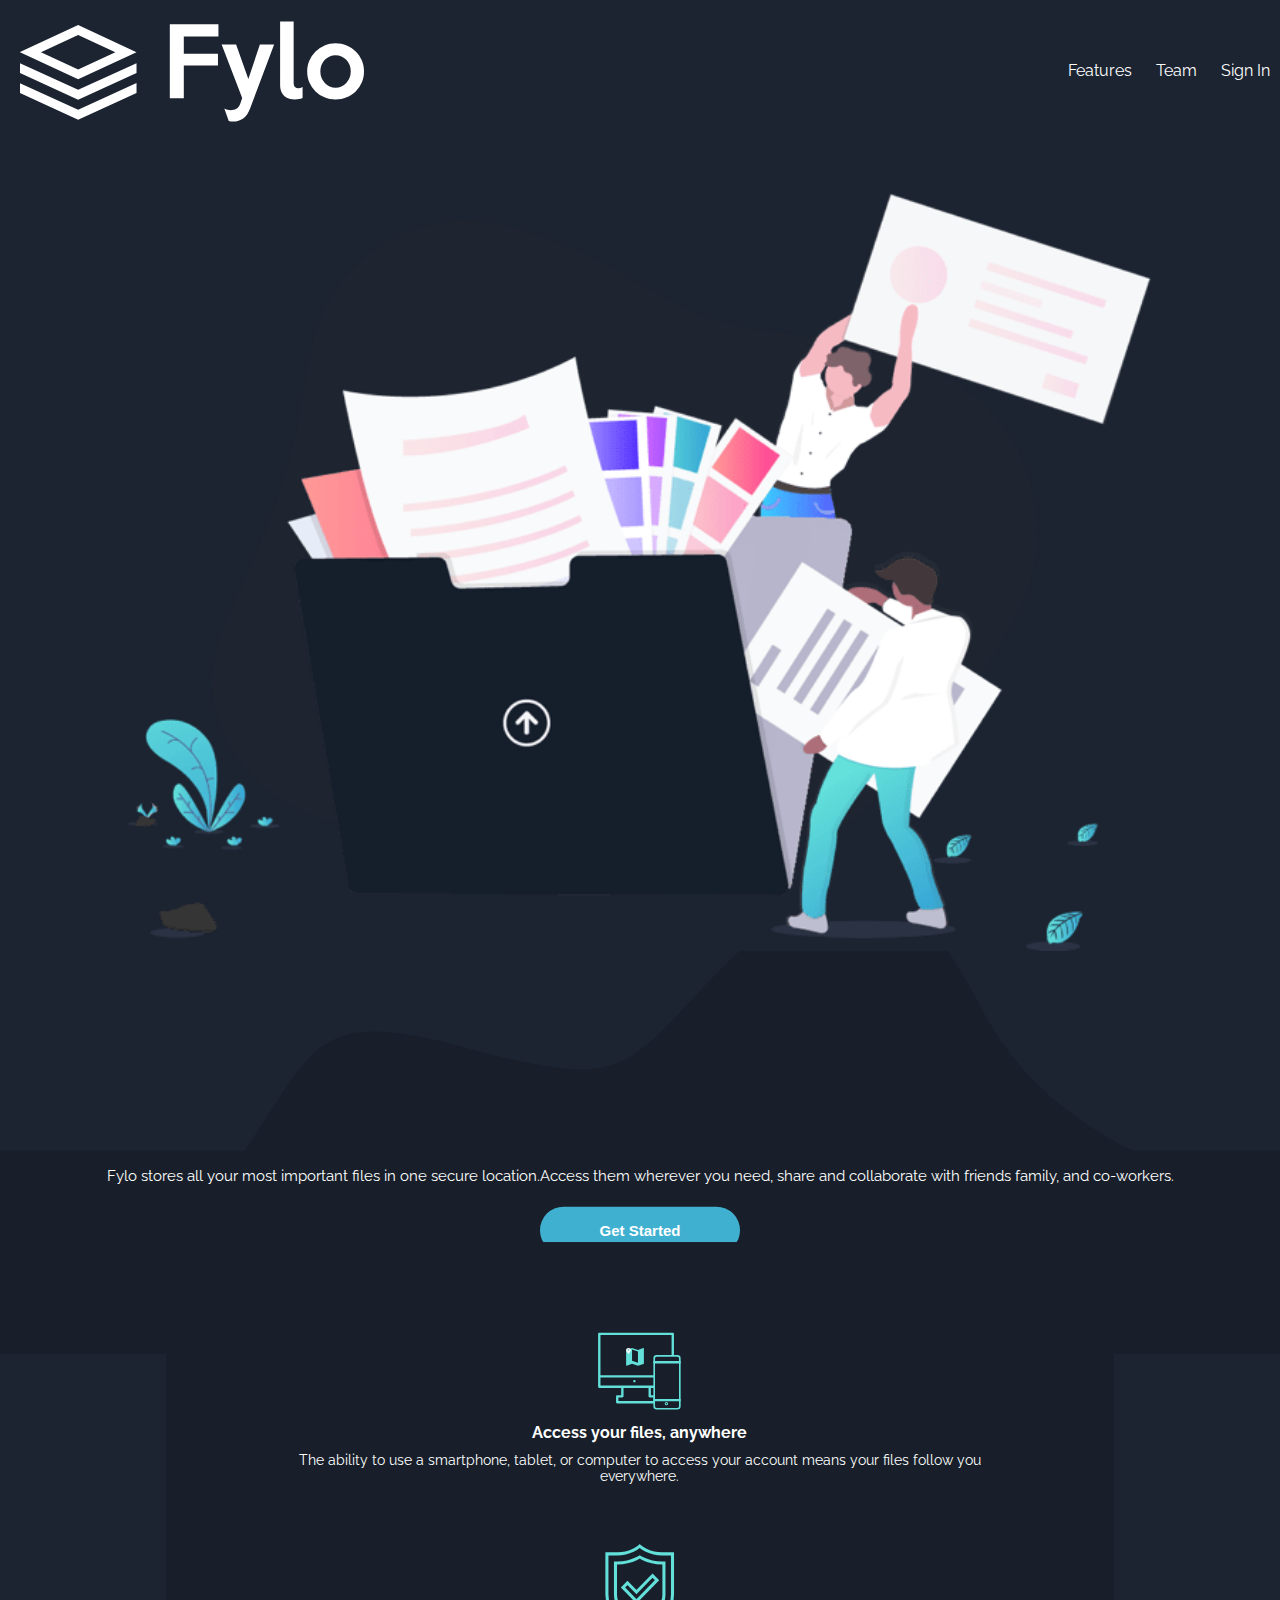
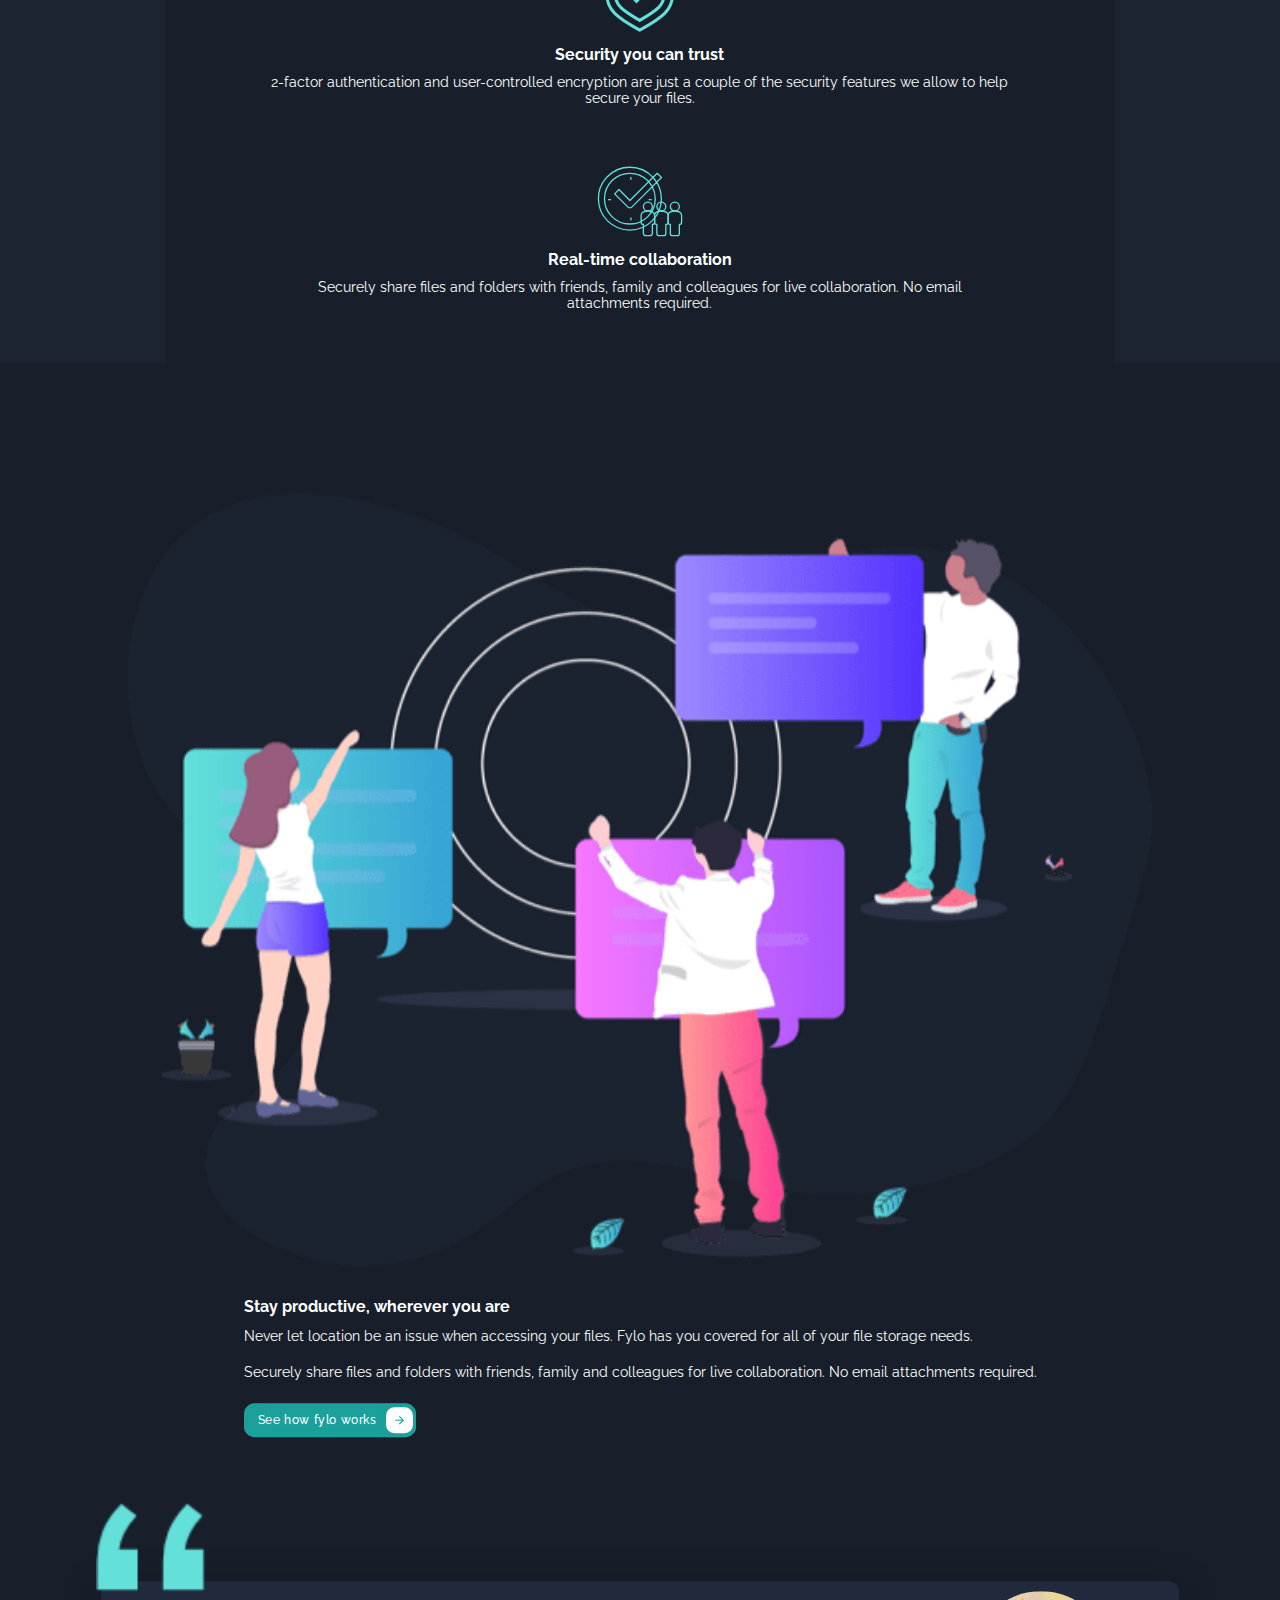
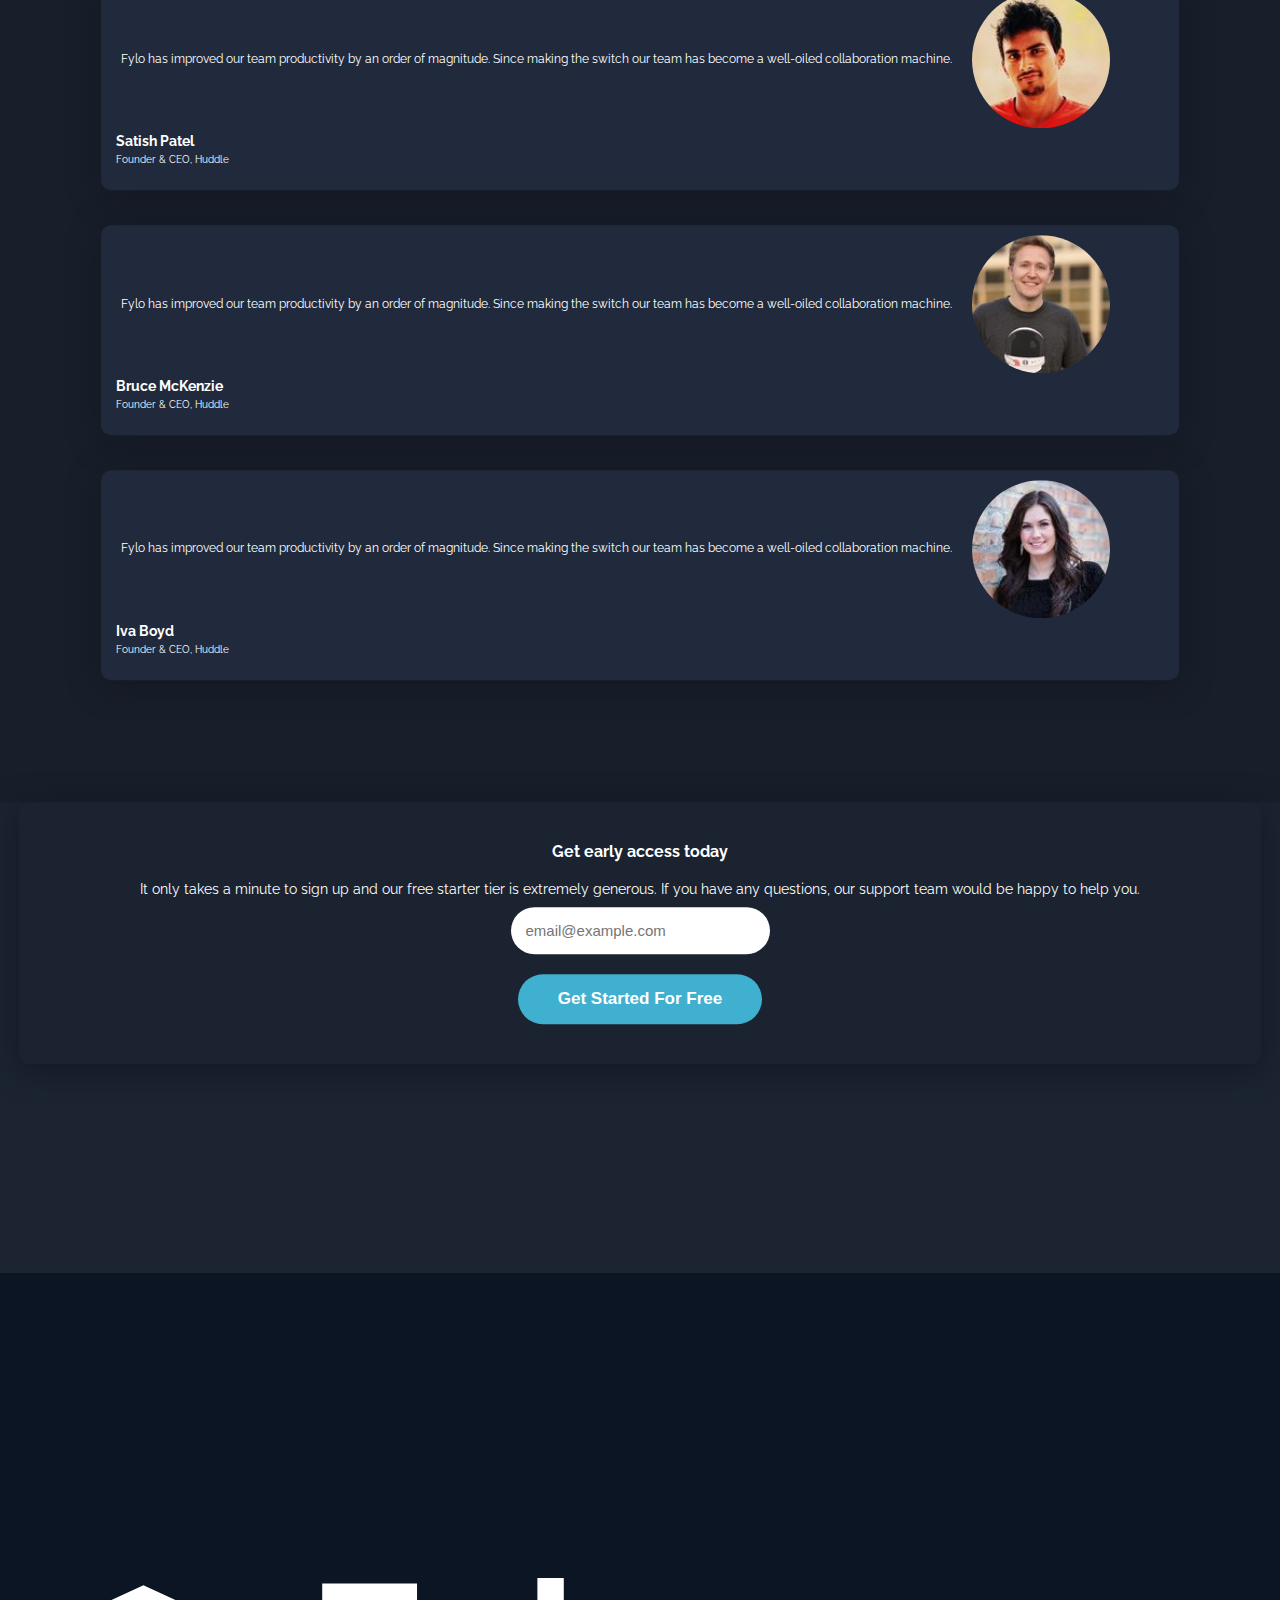
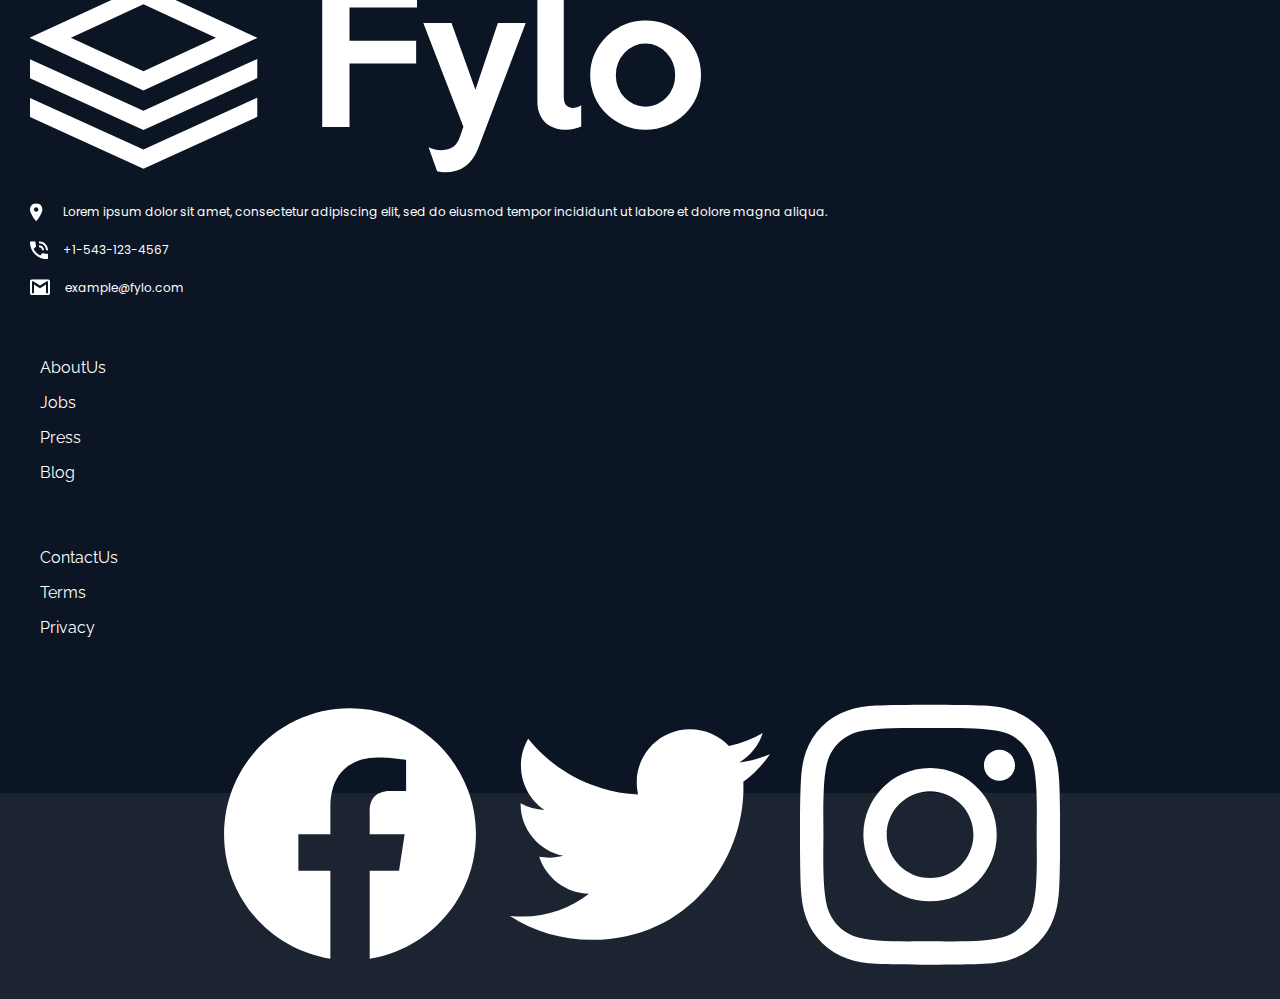
<file: Task 6/index.html>
<!DOCTYPE html>
<html lang="en">
  <head>
    <meta charset="UTF-8" />
    <meta http-equiv="X-UA-Compatible" content="IE=edge" />
    <meta name="viewport" content="width=device-width, initial-scale=1.0" />
    <link rel="stylesheet" href="style.css" />
    <title>Task 6</title>
  </head>
  <body>
    <header>
      <img id="header-logo" src="./images/logo.svg" alt="Fylo logo" />
      <nav>
        <ul class="nav-links">
          <li><a href="#">Features</a></li>
          <li><a href="#">Team</a></li>
          <li><a href="#">Sign In</a></li>
        </ul>
      </nav>
    </header>
    <div class="container-1">
      <img id="top-illustration" src="./images/illustration-intro.png" alt="intro"/>
      <div id="bg-cover">&nbsp;</div>
      <h1 id="top-title">All your files in one secure location, accessible, anywhere.</h1>
      <div id="top-description">
        Fylo stores all your most important files in one secure location.Access them wherever you need, share and collaborate with friends family, and co-workers.
        <button id="get-started-button-top">Get Started</button>
        </div>
        <div class="cards-container">
          <div class="card">
            <img id="card-icon-1" src="./images/icon-access-anywhere.svg" alt="Access Anywhere Icon"/>
            <h3 class="card-title" id="card-title-1">Access your files, anywhere</h3>
            <div class="card-description" id="card-description-1">The ability to use a smartphone, tablet, or computer to access your account means your files follow you everywhere.</div>
          </div>
          <div class="card">
            <img id="card-icon-2" src="./images/icon-security.svg" alt="Security Icon"/>
            <h3 class="card-title" id="card-title-2">Security you can trust</h3>
            <div class="card-description" id="card-description-2">2-factor authentication and user-controlled encryption are just a couple of the security features we allow to help secure your files.</div>
          </div>
          <div class="card">
            <img id="card-icon-3" src="./images/icon-collaboration.svg" alt="Collaboration Icon"/>
            <h3 class="card-title" id="card-title-3">Real-time collaboration</h3>
            <div class="card-description" id="card-description-3">Securely share files and folders with friends, family and colleagues for live collaboration. No email attachments required.</div>
          </div>
          <div class="card">
            <img id="card-icon-4" src="./images/icon-any-file.svg" alt="Any File Icon"/>
            <h3 class="card-title" id="card-title-4">Store any type of file</h3>
            <div class="card-description" id="card-description-4">Whether you're sharing holidays photos or work documents, Fylo has you covered allowing for all file types to be securely stored and shared.</div>
          </div>
        </div>
      </div>
      <div class="container-2">
        <img id="bottom-illustration" src="./images/illustration-stay-productive.png" alt="Illustration Stay Productive">
        <div class="bottom-text">
          <h3 id="bottom-title">Stay productive, wherever you are</h3>
          <div id="bottom-description-1">Never let location be an issue when accessing
            your files. Fylo has you covered for all of your file
            storage needs.
            <div id="bottom-description-2">Securely share files and folders with friends,
              family and colleagues for live collaboration. No
              email attachments required.</div>
            </div>
            <button class="cssbuttons-io-button"> See how fylo works
              <div class="icon">
                <svg xmlns="http://www.w3.org/2000/svg" viewBox="0 0 24 24" width="24" height="24"><path fill="none" d="M0 0h24v24H0z"></path><path fill="currentColor" d="M16.172 11l-5.364-5.364 1.414-1.414L20 12l-7.778 7.778-1.414-1.414L16.172 13H4v-2z"></path></svg>
              </div>
            </button>
          </div>
          <div class="testimonials-container">
            <img id="bg-quotes" src="./images/bg-quotes.png" alt="bg-quotes">
            <div class="testimonials-card">
              <div class="testimonials-text">Fylo has improved our team productivity by an order of magnitude. Since making the switch our team has become a well-oiled collaboration machine.
              </div>
              <img id="testimonials-picture" src="./images/profile-1.jpg" alt="">
              <div class="testimonials-info">
                <div id="testimonials-name">Satish Patel</div>
                <div id="testimonials-title">Founder & CEO, Huddle</div>
              </div>
            </div>
            <div  class="testimonials-card">
              <div class="testimonials-text">Fylo has improved our team productivity by an order of magnitude. Since making the switch our team has become a well-oiled collaboration machine.</div>
              <img id="testimonials-picture" src="./images/profile-2.jpg" alt="">
              <div class="testimonials-info">
                <div id="testimonials-name">Bruce McKenzie</div>
                <div id="testimonials-title">Founder & CEO, Huddle</div>
              </div>
            </div>
            <div class="testimonials-card">
              <div class="testimonials-text">Fylo has improved our team productivity by an order of magnitude. Since making the switch our team has become a well-oiled collaboration machine.</div>
              <img id="testimonials-picture" src="./images/profile-3.jpg" alt="">
              <div class="testimonials-info">
                <div id="testimonials-name">Iva Boyd</div>
                <div id="testimonials-title">Founder & CEO, Huddle</div>
              </div>
            </div>
          </div>
        <div class="get-acc-box">
          <h3 id="get-acc-title">Get early access today</h3>
          <div id="get-acc-description">It only takes a minute to sign up and our
            free starter tier is extremely generous. If
            you have any questions, our support team
            would be happy to help you.</div>
            <div class="email-registry">
              <input id="email-input" type="email" placeholder="email@example.com">
            </div>
            <button id="get-started-button-bottom">Get Started For Free</button>
          </div>
      </div>
      <div class="footer">
        <div class="footer-content">
           <div class="contact">
              <img id="footer-logo" src="./images/logo.svg" alt="Fylo logo" />
               <div class="location">
                <div id="location-icon"><img id="location-icon" src="./images/icon-location.svg" alt="location"></div>
                <div id="location-text">Lorem ipsum dolor sit amet, consectetur adipiscing elit, sed do eiusmod tempor incididunt ut labore et dolore magna aliqua.</div>
              </div>
               <div class="phone">
                <div id="phone-icon"><img id="location-icon" src="./images/icon-phone.svg" alt="phone-icon"></div>
                <div id="phone-text">+1-543-123-4567</div>
              </div>
               <div class="email">
                <div id="email-icon"><img id="location-icon" src="./images/icon-email.svg" alt="email-icon"></div>
                <div id="email-text">example@fylo.com</div>
              </div>
            </div>
          <nav>
            <ul class="bottom-nav-links">
                <li><a href="#">AboutUs</a></li>
                <li><a href="#">Jobs</a></li>
                <li><a href="#">Press</a></li>
                <li><a href="#">Blog</a></li>
            </ul>
          </nav>
          <nav>
            <ul class="bottom-nav-links">
                <li><a href="#">ContactUs</a></li>
                <li><a href="#">Terms</a></li>
                <li><a href="#">Privacy</a></li>
            </ul>
          </nav>
          <div class="social-media-nav">
              <img class="social-media-nav" src="./images/facebook-brands.svg" alt="facebook">
              <img class="social-media-nav" src="./images/twitter-brands.svg" alt="facebook">
              <img class="social-media-nav" src="./images/instagram-brands.svg" alt="facebook">
          </div>
        </div>
      </div>
    </body>
</html>
</file>
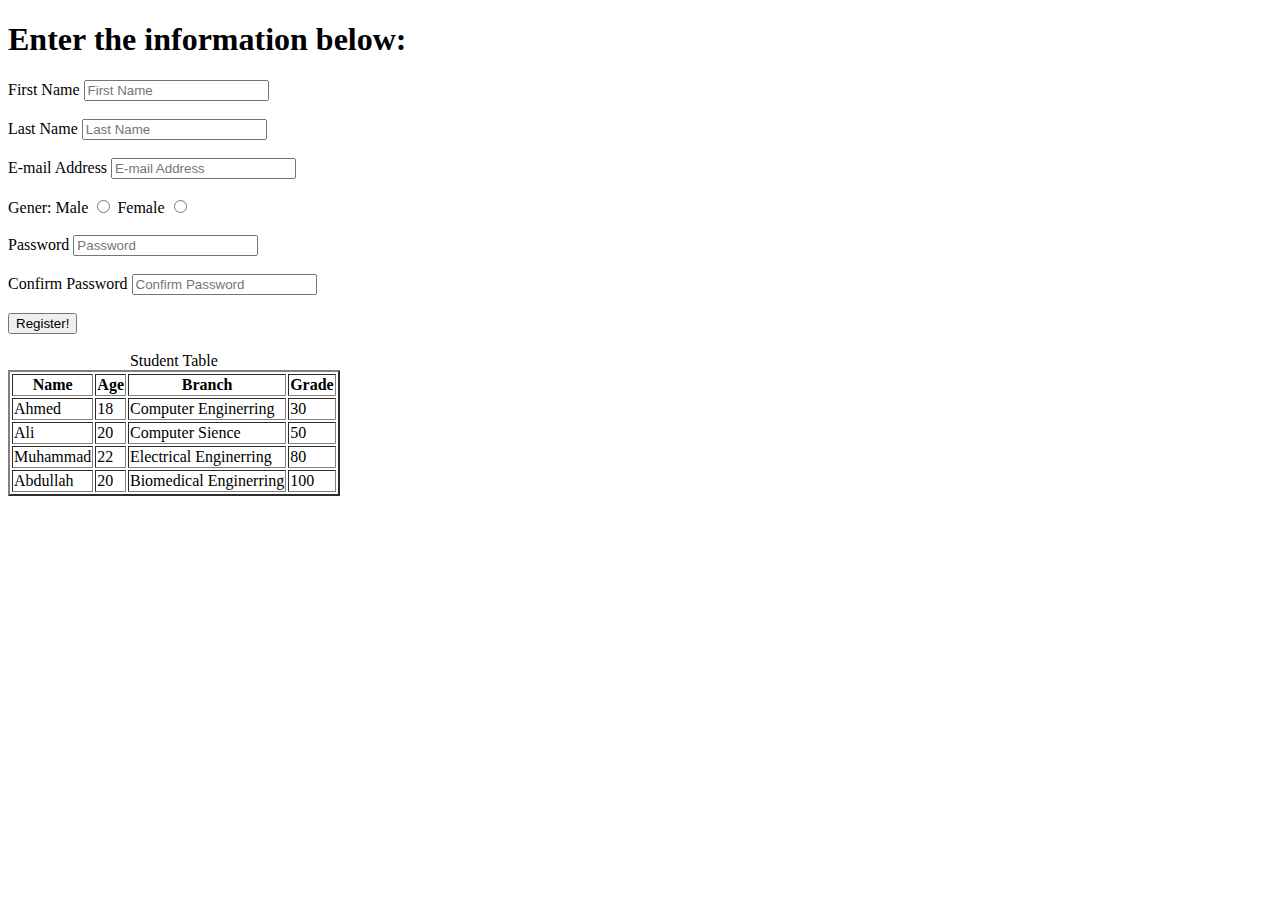
<file: Task 1/AhmedAli.html>
<!DOCTYPE html>
<html lang="en">
<head>
    <meta charset="UTF-8">
    <meta http-equiv="X-UA-Compatible" content="IE=edge">
    <meta name="viewport" content="width=device-width, initial-scale=1.0">
    <title>Task1</title>
</head>
<body>
    <h1>Enter the information below:</h1>
    <form>
    <label>First Name </label>
    <input type="text" placeholder="First Name"><br><br>
    <label>Last Name </label>
    <input type="text" placeholder="Last Name"><br><br>
    <label>E-mail Address </label>
    <input type="text" placeholder="E-mail Address"><br><br>
    <label>Gener: </label>
    <label>Male</label>
    <input type="radio" name="Gender">
    <label>Female</label>
    <input type="radio" name="Gender"><br><br>
    <label>Password </label>
    <input type="password" placeholder="Password"><br><br>
    <label>Confirm Password </label>
    <input type="password" placeholder="Confirm Password"><br><br>
    <input type="button" value="Register!">
    </form>
    <br>
    <table border="2">
        <caption>Student Table</caption>
        <tr>
            <th>Name</th>
            <th>Age</th>
            <th>Branch</th>
            <th>Grade</th>
        </tr>
        <tr>
            <td>Ahmed</td>
            <td>18</td>
            <td>Computer Enginerring</td>
            <td>30</td>
        </tr>
        <tr>
            <td>Ali</td>
            <td>20</td>
            <td>Computer Sience</td>
            <td>50</td>
        </tr>
        <tr>
            <td>Muhammad</td>
            <td>22</td>
            <td>Electrical Enginerring</td>
            <td>80</td>
        </tr>
        <tr>
            <td>Abdullah</td>
            <td>20</td>
            <td>Biomedical Enginerring</td>
            <td>100</td>
        </tr>
    </table>
</body>
</html>
</file>
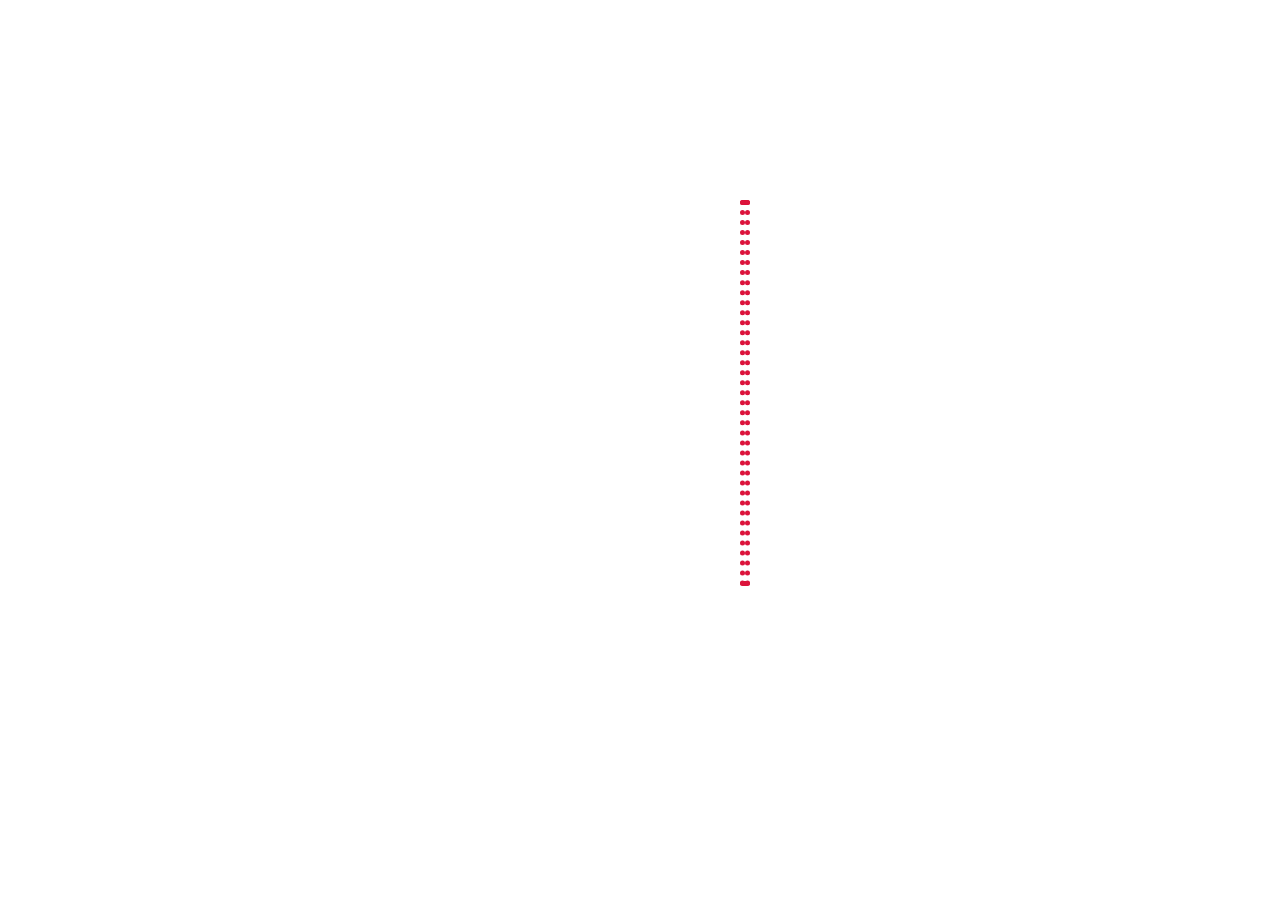
<file: Task 2/AhmedAli.html>
<!DOCTYPE html>
<html lang="en">
<head>
    <meta charset="UTF-8">
    <meta http-equiv="X-UA-Compatible" content="IE=edge">
    <meta name="viewport" content="width=device-width, initial-scale=1.0">
    <title>Task2</title>
    <link rel="stylesheet" href="T2style.css">
</head>
<body id="outerborder">
    <div id="innerborder">
    <p id="title">Node.JS</p>
    <img id="nodejslogo" src="[data-uri]" alt="Node.JS Logo">
    <p id="maintext">Node.js is an open-source, cross-platform, back-end JavaScript runtime environment that runs on the V8 engine and executes JavaScript code outside a web browser. Node.js lets developers use JavaScript to write command line tools and for server-side scripting—running scripts server-side to produce dynamic web page content before the page is sent to the user's web browser. Consequently, Node.js represents a "JavaScript everywhere" paradigm,[6] unifying web-application development around a single programming language, rather than different languages for server-side and client-side scripts. Though .js is the standard filename extension for JavaScript code, the name "Node.js" doesn't refer to a particular file in this context and is merely the name of the product. Node.js has an event-driven architecture capable of asynchronous I/O. These design choices aim to optimize throughput and scalability in web applications with many input/output operations, as well as for real-time Web applications (e.g., real-time communication programs and browser games).[7] The Node.js distributed development project was previously governed by the Node.js Foundation,[8] and has now merged with the JS Foundation to form the OpenJS Foundation, which is facilitated by the Linux Foundation's Collaborative Projects program.</p>
    </div>
</body>
</html>
</file>
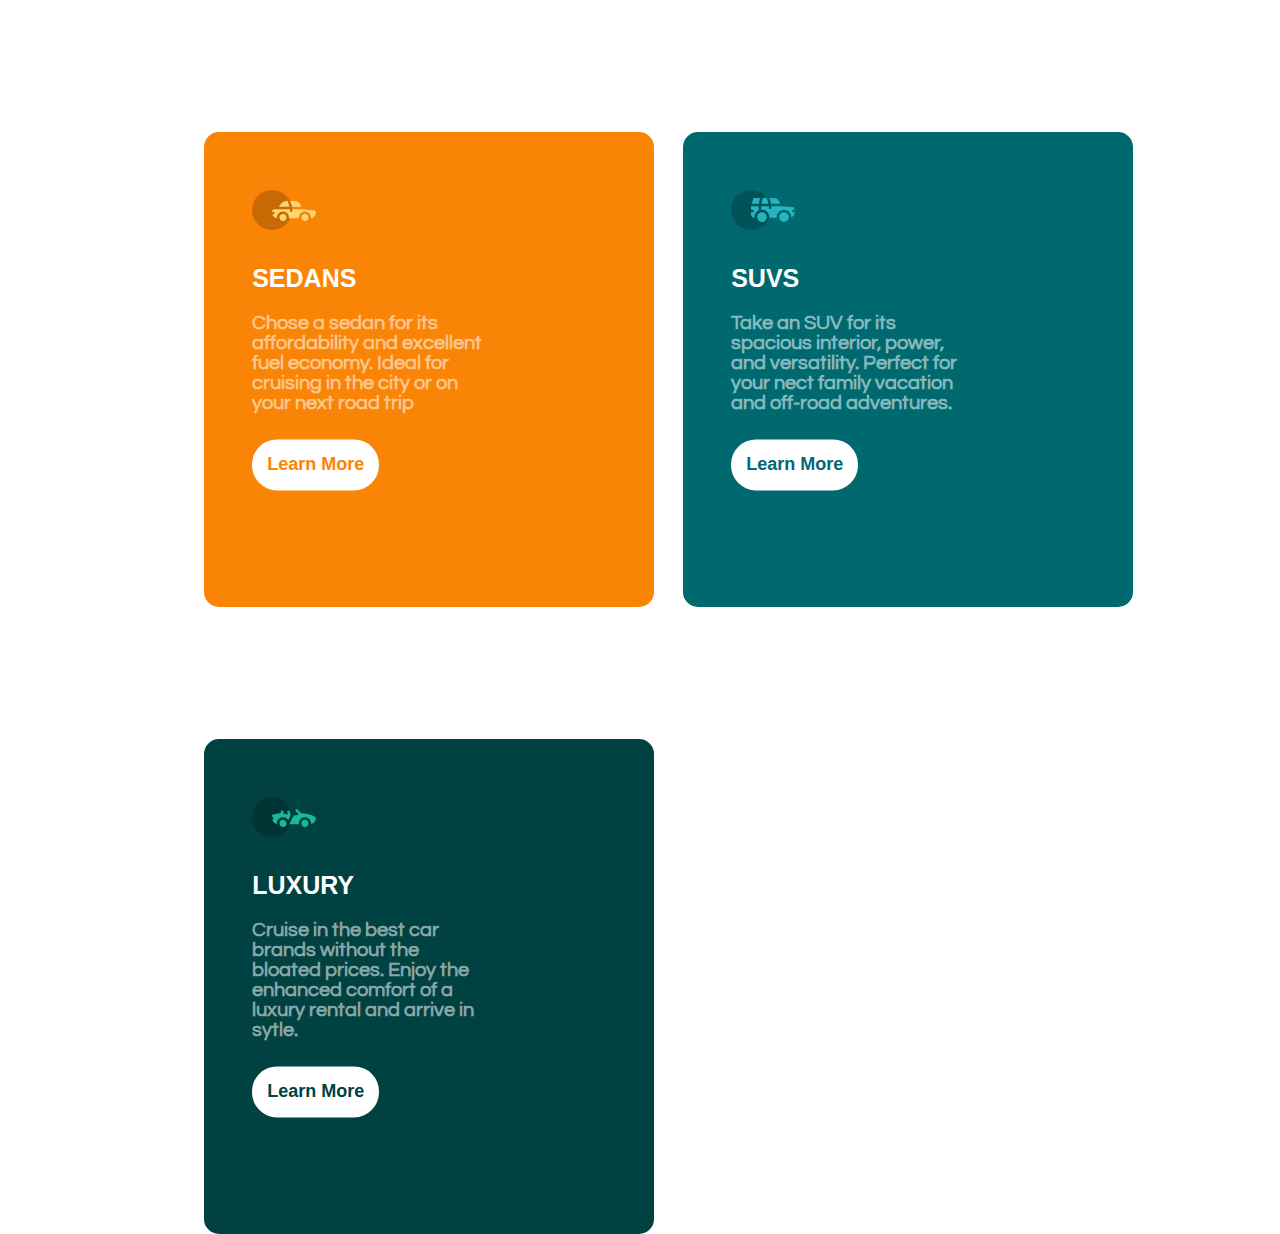
<file: Task 3/Task3.html>
<!DOCTYPE html>
<html lang="en">
<head>
    <meta charset="UTF-8">
    <meta http-equiv="X-UA-Compatible" content="IE=edge">
    <meta name="viewport" content="width=device-width, initial-scale=1.0">
    <link rel="stylesheet" href="T3style.css">
    <link rel="preconnect" href="https://fonts.googleapis.com">
    <link rel="preconnect" href="https://fonts.googleapis.com">
    <link rel="preconnect" href="https://fonts.googleapis.com">
    <link rel="preconnect" href="https://fonts.gstatic.com" crossorigin>
    <link href="https://fonts.googleapis.com/css2?family=Questrial&display=swap" rel="stylesheet">
    <title>Task 3</title>
</head>
<body>
    <div class="card" id="sedans-card">
        <div class="logo"><img src="icon-sedans.svg" alt="SEDAND Logo"></div>
        <h2 class="card-title">SEDANS</h2>
        <div class="card-description">
            Chose a sedan for its affordability and excellent fuel economy. Ideal for cruising in the city or on your next road trip
        </div>
        <button class="button hovering pushing" id="button1">Learn More</button>
    </div>
    <div class="card" id="suvs-card">
        <div class="logo"><img src="icon-suvs.svg" alt="SEDAND Logo"></div>
        <h2 class="card-title">SUVS</h2>
        <div class="card-description">
            Take an SUV for its spacious interior, power, and versatility. Perfect for your nect family vacation and off-road adventures.
        </div>
        <button class="button hovering pushing" id="button2">Learn More</button>
    </div>
    <div class="card" id="luxuray-card">
        <div class="logo"><img src="icon-luxury.svg" alt="SEDAND Logo"></div>
        <h2 class="card-title">LUXURY</h2>
        <div class="card-description">
            Cruise in the best car brands without the bloated prices. Enjoy the enhanced comfort of a luxury rental and arrive in sytle.
        </div>
        <button class="button hovering pushing" id="button3">Learn More</button>
    </div>
</body>
</html>
</file>
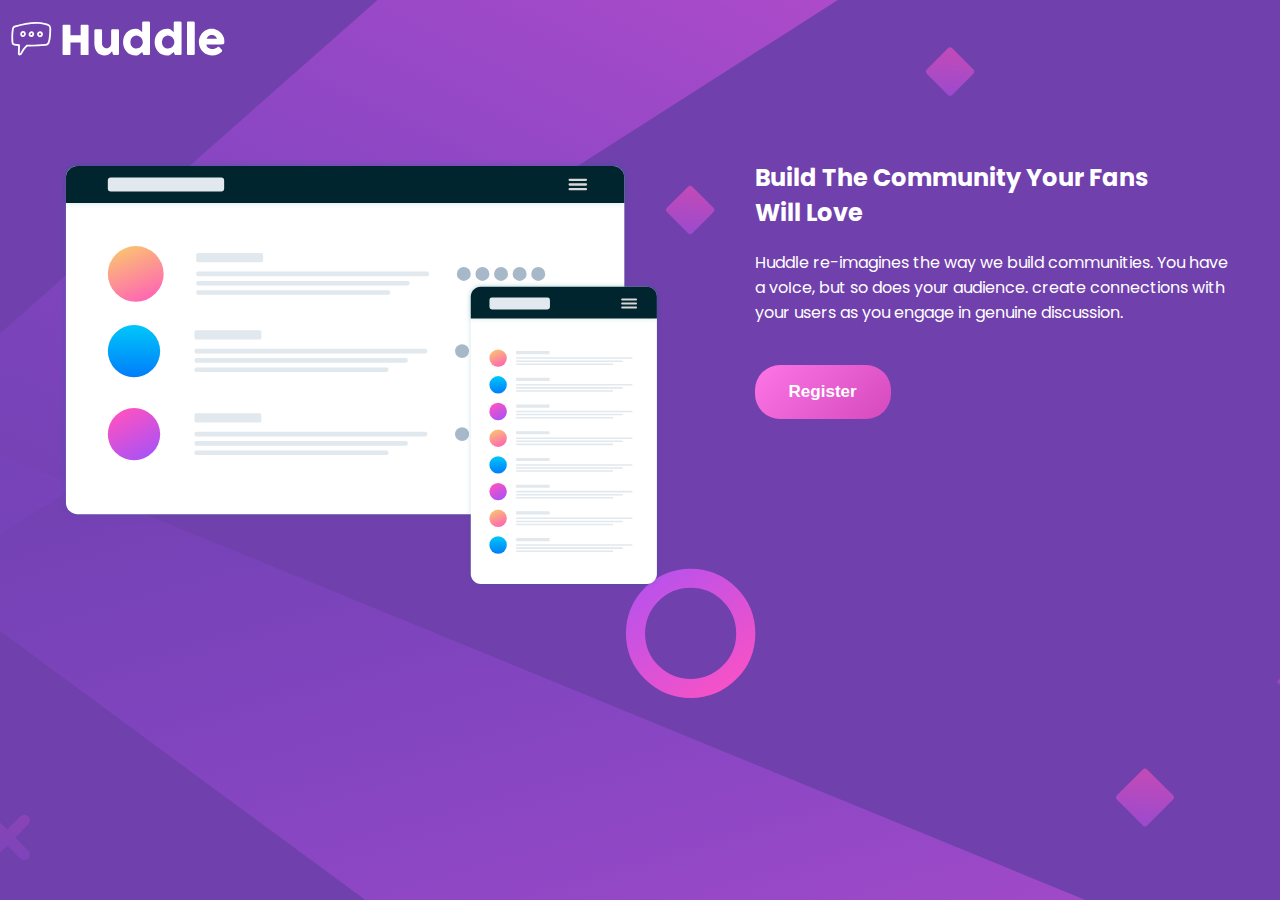
<file: Task 4/Task4.html>
<!DOCTYPE html>
<html lang="en">
<head>
    <meta charset="UTF-8">
    <meta http-equiv="X-UA-Compatible" content="IE=edge">
    <meta name="viewport" content="width=device-width, initial-scale=1.0">
    <link rel="stylesheet" href="style.css">
    <link rel="preconnect" href="https://fonts.googleapis.com">
    <link rel="preconnect" href="https://fonts.gstatic.com" crossorigin>
    <link href="https://fonts.googleapis.com/css2?family=Poppins&display=swap" rel="stylesheet">
    <title>Task 4</title>
</head>
<body>
    <img id="logo" src="logo.svg" alt="Huddle logo">
    <img id="appinterface" src="illustration-mockups.svg" alt="">
    <div class="description">
    <h2 id="heading">Build The Community Your Fans Will Love</h2>
    <p id="maintext">Huddle re-imagines the way we build communities. You have a voIce, but so does your audience. create
        connections with your users as you engage in genuine discussion.
    </p>
    <button id="button">Register</button>
    </div>
</body>
</html>
</file>
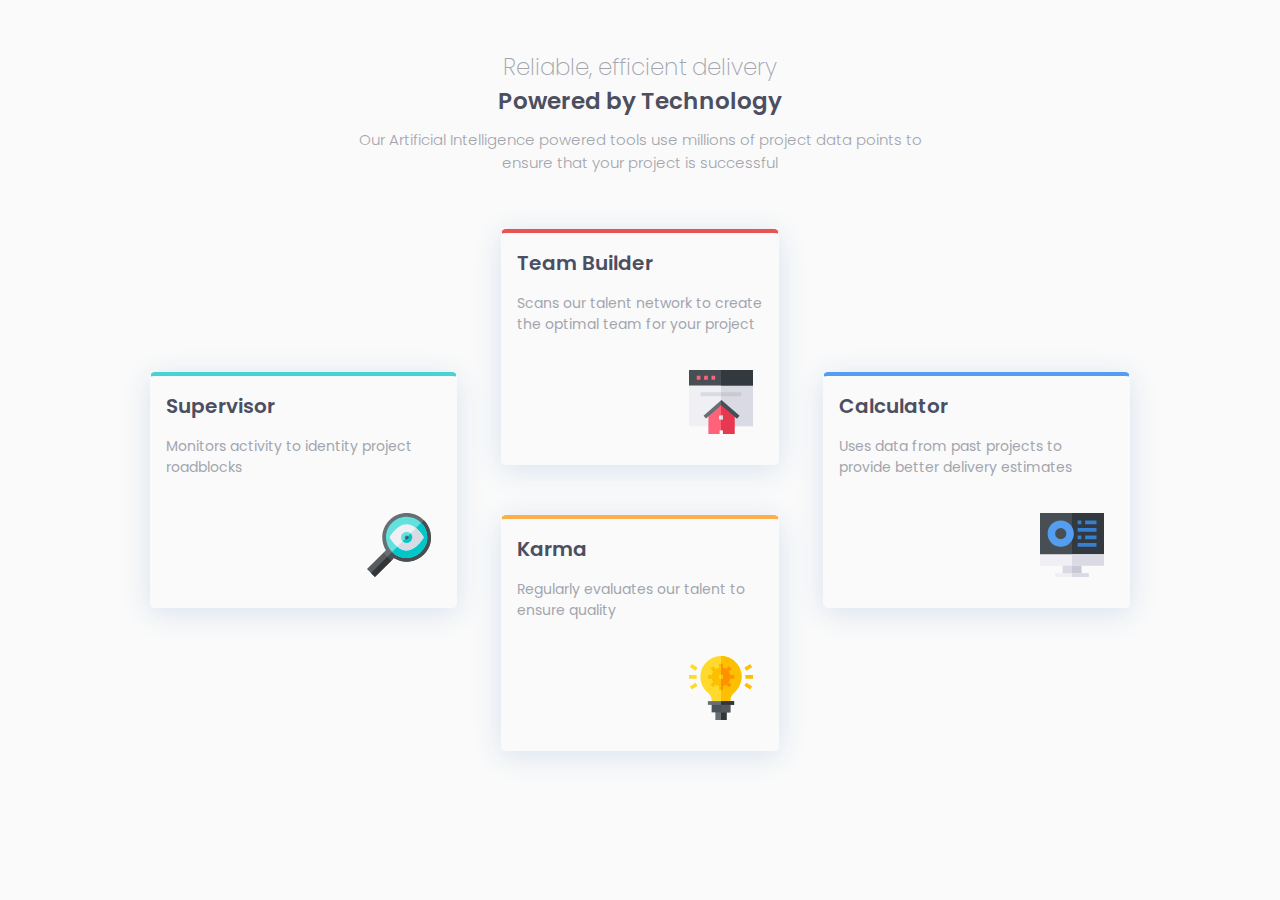
<file: Task 5/AhmedAli.html>
<!DOCTYPE html>
<html lang="en">
  <head>
    <meta charset="UTF-8" />
    <meta http-equiv="X-UA-Compatible" content="IE=edge" />
    <meta name="viewport" content="width=device-width, initial-scale=1.0" />
    <link rel="preconnect" href="https://fonts.googleapis.com" />
    <link rel="stylesheet" href="style.css" />
    <link rel="preconnect" href="https://fonts.googleapis.com" />
    <link rel="preconnect" href="https://fonts.googleapis.com" />
    <link rel="preconnect" href="https://fonts.googleapis.com" />
    <link rel="preconnect" href="https://fonts.gstatic.com" crossorigin />
    <link
      href="https://fonts.googleapis.com/css2?family=Poppins:wght@200;400;600&display=swap"
      rel="stylesheet"
    />
    <title>Task 5</title>
  </head>
  <body>
    <div>
      <div id="main-description">
        <div id="top-line">Reliable, efficient delivery</div>
        <div id="mid-line">Powered by Technology</div>
        <div id="bottom-text">
          Our Artificial Intelligence powered tools use millions of project data
          points to ensure that your project is successful
        </div>
      </div>
      <div class="cards-container">
        <div class="card-box" id="card-1">
          <div id="card-title">Supervisor</div>
          <div id="card-description">
            Monitors activity to identity project roadblocks
          </div>
          <div id="icon">
            <img src="img/icon-supervisor.svg" alt="Supervisor" />
          </div>
        </div>
        <div class="diamond">
          <div class="card-box" id="card-2">
            <div id="card-title">Team Builder</div>
            <div id="card-description">
              Scans our talent network to create the optimal team for your
              project
            </div>
            <div id="icon">
              <img src="img/icon-team-builder.svg" alt="Team Builder" />
            </div>
          </div>
          <div class="card-box" id="card-3">
            <div id="card-title">Karma</div>
            <div id="card-description">
              Regularly evaluates our talent to ensure quality
            </div>
            <div id="icon"><img src="img/icon-karma.svg" alt="Karma" /></div>
          </div>
        </div>
        <div class="card-box" id="card-4">
          <div id="card-title">Calculator</div>
          <div id="card-description">
            Uses data from past projects to provide better delivery estimates
          </div>
          <div id="icon">
            <img src="img/icon-calculator.svg" alt="Calculator" />
          </div>
        </div>
      </div>
    </div>
  </body>
</html>
</file>
<file: Task 6/style.css>
@import url("https://fonts.googleapis.com/css2?family=Poppins&family=Raleway:wght@400;700&display=swap");
@import url("https://fonts.googleapis.com/css2?family=Poppins&family=Raleway:wght@400;700&display=swap");
* {
  box-sizing: border-box;
  padding: 0;
  margin: 0;
  background-repeat: no-repeat;
}
body {
  background-color: hsl(217, 28%, 15%);
}
#header-logo {
  cursor: pointer;
  width: 30%;
  padding: 20px;
}
li,
a {
  font-family: "Raleway", sans-serif;
  font-weight: 400;
  color: hsl(0, 0%, 100%);
  text-decoration: none;
}
header {
  display: flex;
  align-items: center;
  justify-content: space-between;
}
.nav-links {
  list-style: none;
}
.nav-links li {
  display: inline-block;
  padding: 0 10px;
}
.nav-links li a {
  transition: all 0.3s ease 0s;
}
.nav-links li a:hover {
  color: #41b2d2;
}
.container-1,
.container-2 {
  padding-top: 50px;
  display: flex;
  flex-direction: column;
  justify-content: center;
  align-items: center;
  color: hsl(0, 0%, 100%);
  font-family: "Raleway", sans-serif;
  text-align: center;
  font-size: 14px;
}
#bg-cover {
  width: 100%;
  background-image: url("./images/bg-curvy-mobile.svg");
  background-position: center;
  background-size: cover;
  height: 25vh;
}
.container-2 {
  background-color: hsl(218, 28%, 13%);
}
#top-description {
  transform: translateY(-120%);
}
.cards-container {
  transform: translateY(-20%);
}
.container-2 {
  transform: translateY(-14%);
}
#top-illustration {
  width: 80%;
}
#top-title {
  transform: translateY(-200%);
  font-weight: 700;
}
#top-description {
  font-size: 12px;
  background-color: hsl(218, 28%, 13%);
  line-height: 21px;
  font-weight: 400;
  padding: 15px 10px;
}
#get-started-button-top,
#get-started-button-bottom {
  background: linear-gradient(-45deg, #4ec3d4, #49bdd4, #3fb0d0, #3fb0d0);
  background-size: 800% 400%;
  margin: 20px 40px 0 40px;
  padding: 1em 4em;
  display: inline-block;
  border: none;
  border-radius: 40px;
  font-size: 15px;
  font-weight: 700;
  color: white;
  transition: all 0.5s ease-in-out;
  animation: gradient 10s infinite cubic-bezier(0.62, 0.28, 0.23, 0.99) both;
}
#get-started-button-bottom {
  padding: 15px 40px;
  font-size: 17px;
}
#get-started-button-top:hover {
  animation: gradient 3s infinite;
  transform: scale(1.05);
}
#get-started-button-top:active {
  animation: gradient 1s infinite;
  transform: scale(0.8);
}
#get-started-button-bottom:hover {
  animation: gradient 3s infinite;
  transform: scale(1.05);
}
#get-started-button-bottom:active {
  animation: gradient 1s infinite;
  transform: scale(0.8);
}
@keyframes gradient {
  0% {
    background-position: 0% 50%;
  }
  50% {
    background-position: 100% 50%;
  }
  100% {
    background-position: 0% 50%;
  }
}
.cards-container {
  background-color: hsl(218, 28%, 13%);
  font-family: "Raleway", sans-serif;
  display: flex;
  flex-direction: column;
  justify-content: center;
  align-items: center;
  padding: 10px;
  padding-top: 30px;
}
.card {
  padding-top: 60px;
  width: 80%;
}
.card-title {
  font-weight: 700;
  padding: 10px 0;
}
.card-description {
  font-weight: 400;
}
#card-description-3 {
  padding: 0 10px;
}
.bottom-text {
  font-size: 14px;
  font-family: "Raleway", sans-serif;
  text-align: left;
  margin-bottom: 30px;
}
#bottom-illustration {
  margin-top: 80px;
  width: 80%;
}
#bottom-title {
  margin-top: 20px;
  padding: 10px 30px;
  font-weight: 700;
}
#bottom-description-1 {
  padding: 0 30px;
  font-weight: 400;
  line-height: 21px;
}
#bottom-description-2 {
  padding-top: 15px;
}
.cssbuttons-io-button {
  margin: 20px 20px 0 30px;
  background: #1ca09b;
  color: white;
  font-family: inherit;
  padding: 0.35em;
  padding-left: 1.2em;
  font-size: 12px;
  font-weight: 500;
  border-radius: 0.9em;
  border: none;
  letter-spacing: 0.05em;
  display: flex;
  align-items: center;
  box-shadow: inset 0 0 1.6em -0.6em #1ca09b;
  overflow: hidden;
  position: relative;
  height: 2.8em;
  padding-right: 3.3em;
}

.cssbuttons-io-button .icon {
  background: white;
  margin-left: 1em;
  position: absolute;
  display: flex;
  align-items: center;
  justify-content: center;
  height: 2.2em;
  width: 2.2em;
  border-radius: 0.7em;
  box-shadow: 0.1em 0.1em 0.6em 0.2em #1ca09b;
  right: 0.3em;
  transition: all 0.3s;
}
.cssbuttons-io-button:hover .icon {
  width: calc(100% - 0.6em);
}
.cssbuttons-io-button .icon svg {
  width: 1.1em;
  transition: transform 0.3s;
  color: #1ca09b;
}
.cssbuttons-io-button:hover .icon svg {
  transform: translateX(0.1em);
}
.cssbuttons-io-button:active .icon {
  transform: scale(0.95);
}
#bg-quotes {
  position: relative;
  width: 10%;
  top: 2.5em;
}
.testimonials-container {
  display: flex;
  flex-wrap: wrap;
  width: 85%;
}
.testimonials-card {
  display: flex;
  flex-wrap: wrap;
  justify-content: flex-start;
  align-items: center;
  font-family: "Raleway", sans-serif;
  text-align: left;
  border-radius: 10px;
  background-color: hsl(219, 30%, 18%);
  margin: 25px 5px 10px;
  box-shadow: 0 5px 30px 0 #141822;
  padding: 10px 10px 20px 10px;
}
.testimonials-text {
  line-height: 21px;
  font-size: 12px;
  font-weight: 400;
  padding: 10px 10px;
}
.testimonials-info {
  padding: 5px 5px 0 5px;
  width: 80%;
}
#testimonials-picture {
  width: 13%;
  margin: 0 5px 0 10px;
  border-radius: 100px;
}
#testimonials-name {
  font-weight: 700;
}
#testimonials-title {
  font-size: 10px;
  padding: 5px 0;
}
.get-acc-box {
  transform: translateY(100%);
  display: flex;
  flex-direction: column;
  justify-content: space-evenly;
  align-items: center;
  padding: 40px 12px;
  margin: 0 20px;
  margin-top: -150px;
  border-radius: 10px;
  box-shadow: 0 5px 30px 0 #141822;
  background-color: #1b2330;
  min-width: 97%;
}
#get-acc-title {
  margin-bottom: 20px;
}
#get-acc-description {
  font-size: 14px;
  padding: 0;
}
.email-registry {
  display: flex;
  align-items: center;
  justify-content: center;
  flex-direction: column;
}
#email-input {
  margin: 10px 0px 0 0px;
  padding: 1em 3em 1em 1em;
  display: inline-block;
  border: none;
  border-radius: 40px;
  font-size: 15px;
  font-weight: 400;
}
.footer {
  color: white;
  margin-top: -100px;
  background-color: hsl(216, 53%, 9%);
  width: 100%;
  min-height: 65rem;
}
#footer-logo {
  position: relative;
  margin: 0 0 20px;
  width: 55%;
}
.footer-content {
  margin: 0 30px;
  transform: translateY(10%);
  display: flex;
  flex-direction: column;
  position: relative;
  top: 20vh;
}
.contact {
  font-size: 12px;
  display: flex;
  flex-direction: column;
  /* flex-wrap: wrap; */
  justify-content: flex-start;
  align-items: flex-start;
  text-align: left;
  font-family: "Poppins", sans-serif;
  margin: 18px 0;
}
.location {
  display: flex;
  flex-direction: row;
  width: 100%;
}
.phone {
  display: flex;
  flex-direction: row;
  width: 100%;
}
.email {
  display: flex;
  flex-direction: row;
  width: 100%;
}
#location-text {
  padding: 10px 20px;
}
#phone-text {
  padding: 10px 15px;
}
#email-text {
  padding: 10px 15px;
}
#location-icon {
  margin-top: 5px;
}
#phone-icon {
  margin-top: 5px;
}
#email-icon {
  margin-top: 5px;
}
.bottom-nav-links {
  display: flex;
  flex-direction: column;
  align-items: flex-start;
  justify-content: flex-start;
  margin: 25px 0;
  list-style: none;
}
.bottom-nav-links li {
  margin: 8px 0;
  padding: 0 10px;
}
.bottom-nav-links li a {
  transition: all 0.3s ease 0s;
}
.bottom-nav-links li a:hover {
  color: #41b2d2;
}
.social-media-nav {
  display: flex;
  align-items: center;
  justify-content: center;
  margin: 25px 0;
  list-style: none;
  margin: 8px auto;
  padding: 0 15px;
  transition: all 0.3s ease 0s;
  width: 55%;
  filter: brightness(0) invert(1);
}
.social-media-nav:hover {
  color: #41b2d2;
}
@media only screen and (max-width: 375px) {
  .container-2 {
    margin-bottom: 80px;
  }
  #top-description {
    transform: translateY(-120%);
  }
  .cards-container {
    transform: translateY(-18%);
  }
  .container-2 {
    transform: translateY(-13%);
  }
  #top-illustration {
    width: 80%;
  }
  #top-title {
    transform: translateY(-200%);
  }
  #email-input {
    font-size: 12.7px;
  }
  #get-started-button-bottom {
    font-size: 13px;
  }
}
@media screen and (min-width: 400px) {
  #top-description {
    padding: 15px 20px;
  }
  .cards-container {
    transform: translateY(-21%);
  }
  .container-2 {
    transform: translateY(-15%);
  }
}
@media screen and (min-width: 418px) {
  #top-title {
    padding: 0 28px;
  }
}
@media screen and (min-width: 424px) {
  #top-description {
    padding: 15px 30px;
  }
}
@media screen and (min-width: 464px) {
  #top-description {
    font-size: 14px;
  }
}
@media screen and (min-width: 444px) {
  #top-description {
    padding: 15px 40px;
  }
}
@media screen and (min-width: 421px) {
  .footer {
    min-height: 70rem;
  }
  .social-media-nav {
    width: 50%;
  }
}
@media screen and (min-width: 408px) {
  .container-2 {
    transform: translateY(-14.5%);
  }
}
@media screen and (max-width: 1440px) {
  #top-description {
    transform: translateY(-110%);
  }
}
@media screen and (min-width: 528px) {
  #top-description {
    padding: 15px 50px;
  }
}
@media screen and (min-width: 458px) {
  #top-title {
    padding: 0 50px;
  }
}
@media screen and (min-width: 518px) {
  #top-title {
    padding: 0 70px;
  }
}
@media screen and (min-width: 558px) {
  #top-title {
    padding: 0 90px;
  }
}
@media screen and (min-width: 598px) {
  #top-title {
    padding: 0 120px;
  }
}
@media screen and (min-width: 658px) {
  #top-title {
    padding: 0 150px;
  }
}
@media screen and (min-width: 548px) {
  #top-description {
    padding: 15px 65px;
  }
}
@media screen and (min-width: 578px) {
  #top-description {
    font-size: 15px;
  }
}
@media screen and (min-width: 610px) {
  #top-description {
    padding: 15px 80px;
  }
}
@media screen and (min-width: 640px) {
  #top-description {
    padding: 15px 95px;
  }
}
@media screen and (min-width: 394px) {
  #bg-cover {
    height: 28vh;
  }
}
@media screen and (min-width: 500px) {
  #bg-cover {
    height: 40vh;
  }
}
@media screen and (min-width: 500px) {
  .container-2 {
    transform: translateY(-14%);
  }
}
@media screen and (min-width: 578px) {
  #top-title {
    padding: 0 100px;
  }
}
@media screen and (min-width: 530px) {
  #top-title {
    padding: 0 80px 30px 80px;
  }
  #top-description {
    padding-bottom: 100px;
  }
  .container-2 {
    transform: translateY(-28%);
  }
  .cards-container {
    padding-bottom: 90px;
    transform: translateY(-35%);
  }
}
@media only screen and (min-width: 1440px) {
  header {
    height: 20vh;
  }
  #header-logo {
    width: 18%;
    margin: 50px 50px;
  }
  li,
  a {
    font-size: 30px;
    margin-right: 25px;
  }
  #bg-cover {
    width: 100%;
    background-image: url("./images/bg-curvy-desktop.svg");
    background-position: center;
    background-size: contain;
    transform: translateY(5%);
    z-index: -1;
    height: 80vh;
  }
  #top-title {
    transform: translateY(-630%);
    font-size: 45px;
    margin-top: 50px;
    padding: 0 500px;
    line-height: 60px;
  }
  #top-description {
    transform: translateY(-250%);
    background: rgba(0, 0, 0, 0);
    font-size: 29px;
    line-height: 50px;
    padding: 0 490px;
  }
  #get-started-button-top {
    margin: 20px 200px 40px 200px;
    padding: 1em 4em;
    border-radius: 50px;
    font-size: 25px;
  }
  .cards-container {
    z-index: 2;
    transform: translateY(-80%);
    flex-wrap: wrap;
    flex-direction: row;
    padding: 0 150px 0 150px;
    margin-bottom: -100px;
  }
  .card {
    line-height: 28px;
    font-size: 19px;
    padding: 50px 150px;
    width: 50%;
  }
  #card-icon-1 {
    width: 25%;
  }
  #card-icon-2 {
    width: 20%;
  }
  #card-icon-3 {
    width: 25%;
  }
  #card-icon-4 {
    width: 25%;
  }
  .container-2 {
    transform: translateY(-35%);
    padding-top: 0;
    padding-bottom: 200px;
  }
  #top-illustration {
    width: 50%;
  }
  #bottom-illustration {
    transform: translateY(30%);
    padding: 0 40px 0 80px;
    align-self: flex-start;
    width: 50%;
  }
  .bottom-text {
    transform: translateY(-70%);
    align-self: flex-end;
    font-size: 40px;
    width: 50%;
  }
  #bottom-title {
    line-height: 60px;
    margin-top: 20px;
    padding: 10px 400px 30px 20px;
  }
  #bottom-description-1 {
    font-size: 21px;
    padding: 0 200px 0 20px;
    font-weight: 400;
    line-height: 25px;
  }
  .cssbuttons-io-button {
    margin-left: 20px;
    font-size: 18px;
    font-weight: 800;
  }
  #bg-quotes {
    position: absolute;
    width: 4%;
    top: 75em;
    left: 2.5em;
    z-index: 1;
  }
  .testimonials-card {
    font-size: 16px;
    margin: 0 10px 0;
    padding: 10px 20px 60px;
    flex-wrap: wrap;
    width: 30%;
    height: auto;
  }
  .testimonials-container {
    z-index: 1;
    display: flex;
    justify-content: center;
    align-self: center;
    width: 100%;
  }
  .testimonials-text {
    line-height: 21px;
    font-size: 16.5px;
    font-weight: 200;
    padding: 20px 15px;
  }
  .get-acc-box {
    z-index: 1;
    transform: translateY(110%);
    flex-direction: row;
    flex-wrap: wrap;
    padding: 40px 200px;
    border-radius: 10px;
    min-width: 70%;
    width: 10%;
  }
  #get-acc-title {
    font-size: 40px;
    margin-bottom: 20px;
  }
  #get-acc-description {
    font-size: 20px;
    padding: 0 30px;
    margin: 30px 0;
  }
  #get-started-button-bottom {
    margin: 10px 0 0;
    padding: 20px 20px;
    width: 30%;
    font-size: 20px;
  }
  .email-registry {
    flex-direction: row;
    width: 55%;
  }
  #email-input {
    padding: 1em 5.8em 1em 1em;
    border-radius: 40px;
    font-size: 18px;
    font-weight: 400;
    width: 100%;
  }
  .footer {
    margin-top: -600px;
    min-height: 40rem;
  }
  #footer-logo {
    position: absolute;
    top: -4em;
    width: 10%;
    margin-bottom: 40px;
  }
  .footer-content {
    transform: translateY(300%);
    margin: 40px 90px;
    flex-direction: row;
    position: absolute;
    top: 205em;
  }
  .contact {
    display: flex;
    flex-direction: row;
    font-size: 13px;
    text-align: left;
  }
  .location {
    width: 100%;
  }
  .phone {
    width: 100%;
  }
  .email {
    width: 100%;
  }
  #location-text {
    width: 100%;
  }
  .bottom-nav-links {
    display: flex;
    flex-direction: column;
    align-items: flex-start;
    justify-content: flex-start;
    transform: translateY(50%);
    margin-top: auto;
    list-style: none;
  }
  a {
    font-size: 22px;
  }
  .bottom-nav-links li {
    margin: 0 10px 10px 0;
    padding: 0;
  }
  .bottom-nav-links li a {
    transition: all 0.3s ease 0s;
  }
  .bottom-nav-links li a:hover {
    color: #41b2d2;
  }
  .social-media-nav {
    align-items: flex-start;
    margin-top: 66px;
    padding: 0 10px;
    width: 30%;
  }
}
</file>
<file: Task 2/T2style.css>
*{
    margin: 0;
    overflow: hidden;
}
#innerborder{
    border: black solid;
    border-width: 10px;
    padding: 10px;
}
#outerborder{
    border: crimson dotted;
    border-width: 5px;
    margin-top: 200px;
    margin-left: 740px;
    margin-right: 740px;
}
#title{
    color: #44883E;
    text-align: left;
    font-size: 40px;
    font-weight: 800;
    border: solid;
    border-width: 1px;
    padding: 8px;
    margin-top: 10px;
    margin-bottom: 10px;
    margin-right: 10px;
    margin-left: 10px;
}
#nodejslogo{
    display: block;
    margin-left: auto;
    margin-right: auto;
    width: 50%;
    height: 50%;
}
#maintext{
    box-sizing: border-box;
    color: #44883E;
    text-align: center;
    font-size: 25px;
    font-weight: 500s;
    font-weight: 200;
    border:crimson dashed;
    border-width: 5px;
    overflow: scroll;
    margin-top: 20px;
    margin-bottom: 1px;
    padding: 5px;
    height: 230px;
}
</file>
<file: Task 3/T3style.css>
*{
    margin: 0;
    padding: 0;
    box-sizing: border-box;
}
body{
    align-items: center;
    margin-left: 14%;
}
.card{
    display: inline-block;
    width: 450px;
    border-radius: 15px;
    padding-top: 5vh;
    padding-right: 17vh;
    padding-bottom: 10vh;
    padding-left: 5vh;
    margin-top: 12%;
}
#sedans-card{
    margin-left: 25px;
    position: static;
    background-color: #fa8405;
    border: #fa8405 solid;
}
#suvs-card{
    background-color: #006970;
    border: #006970 solid;
    margin-left: 25px;
}
#luxuray-card{
    background-color: #004241;
    border: #004241 solid;
    margin-left: 25px;
}
.logo{
    margin-top:10px ;
    margin-bottom: 30px;
}
.card-title{
    margin-top: 20px;
    margin-bottom: 20px;
    font-family: 'Oswald', sans-serif;
    font-size: 25px;
    color: white;
}
.card-description{
    font-weight: 1000;
    font-family: 'Questrial', sans-serif;
    color: hsla(0, 0%, 100%, 0.55);
    font-size: 20px;
    text-align: left;
    margin-right: 10px;
    margin-bottom: 30px;
}
.button{
    font-size: 18px;
    font-weight: 700;
    background-color: white;
    border-radius: 25px;
    margin-bottom: 20px;
    border: white;
    padding: 15px;
    transform: translateY(-0.2em);
    transition: transform 0.1s ease;
}
.hovering:hover{
   transform: translateY(-0.33em);
}
.pushing:active{
   transform: translateY(0);
}
#button1{
    color: #fa8405;
}
#button2{
    color: #006970;
}
#button3{
    color: #004241;
}
</file>
<file: Task 4/style.css>
* {
  box-sizing: border-box;
  margin: 0;
}
body {
  background-image: url(bg-desktop.svg);
  background-color: #7040AD;
  background-repeat: no-repeat;
  background-position: center;
  background-attachment: fixed;
  background-size: contain;
}
#logo {
  position: fixed;
  width: 18%;
}
#appinterface {
  position: fixed;
  top: 160px;
  left: 160px;
  width: 47%;
}
.description {
  font-family: "Poppins", sans-serif;
  font-weight: 400;
  color: white;
  position: relative;
  left: 57%;
  top: 15vh;
  width: 40%;
  margin: 10px;
  padding: 100px;
}
#heading {
  width: 400px;
  margin-bottom: 20px;
}
#maintext {
  margin-bottom: 20px;
}
#button {
  margin-top: 20px;  
  background: linear-gradient(-45deg, #FD75E6, #f308cc, #a01288, #FD75E6);
  background-size: 800% 400%;
  padding: 1em 2em;
  display: inline-block;
  border: none;
  border-radius: 25px;
  font-size: 17px;
  font-weight: 700;
  color: white;
  transition: all 0.3s ease-in-out;
  animation: gradient 10s infinite cubic-bezier(0.62, 0.28, 0.23, 0.99) both;
}
#button:hover {
  animation: gradient 3s infinite;
  transform: scale(1.05);
}

#button:active {
  animation: gradient 3s infinite;
  transform: scale(0.8);
}
#socialmedia{
    color: white;
}
@keyframes gradient {
  0% {
    background-position: 0% 50%;
  }

  50% {
    background-position: 100% 50%;
  }

  100% {
    background-position: 0% 50%;
  }
}
@media(max-width:1461px){
  #appinterface{
    left: 60px;
  }
  .description{
    padding: 15px;
    left: 57%;
  }
}
@media(max-width:1461px){
  body{
    background-size: cover;
  }
}
@media(max-width:1025px){
  #appinterface{
    left: 100px;
  }
  .description{
    padding: 40px;
  }
}
@media(max-width:990px){
  #heading {
    width: 370px;
    margin-bottom: 20px;
  }
}
@media(max-width:880px){
  #appinterface{
    left: 70px;
  }
  .description{
    padding: 40px;
  }
}
@media(max-width:850px){
  #heading {
    width: 310px;
    margin-bottom: 20px;
  }
}
@media(max-width:768px){
  #appinterface{
    left: 70px;
  }
  .description{
    padding: 40px;
  }
}
@media(max-width:745px){
  #appinterface{
    left: 50px;
  }
  .description{
    padding: 20px;
  }
  #heading {
    width: 300px;
    margin-bottom: 20px;
  }
}
@media(max-width:600px){
  #logo {
  position: static;
  width: 100%;
  padding-left:80px;
  padding-right: 100px;
}
#appinterface {
  position: static;
  width: 110%;
  padding-left: 60px;
  padding-right: 100px;
}
.description {
  position: static;
  font-size: 20px;
  width: 90%;
  padding-left:50px;
}
}
</file>
<file: Task 5/style.css>
* {
  margin: 0;
  padding: 0;
  box-sizing: border-box;
}
body {
  margin: 0;
  font-family: "Poppins", sans-serif;
  background-color: #fafafa;
  display: flex;
  flex-direction: column;
  align-items: center;
}
#main-description {
  text-align: center;
  font-size: 15px;
  font-weight: 400;
  padding-top: 80px;
  padding-left: 35px;
  padding-right: 35px;
}
/* - Very Dark Blue: hsl(234, 12%, 34%)
- Grayish Blue: hsl(229, 6%, 66%)
- Very Light Gray: hsl(0, 0%, 98%) */
#top-line {
  margin: 0;
  font-size: 23px;
  font-weight: 200;
  color: hsl(229, 6%, 66%);
}
#mid-line {
  margin: 0;
  font-size: 23px;
  font-weight: 600;
  color: hsl(234, 12%, 34%);
  padding-top: 0px;
}
#bottom-text {
  font-weight: 300;
  padding-top: 10px;
  padding-right: 0px;
  padding-left: 0px;
  color: hsl(229, 6%, 66%);
}
.cards-container {
  padding: 20px;
}
.card-box {
  font-size: 14px;
  margin: 15px;
  margin-bottom: 30px;
  padding: 15px;
  padding-bottom: 30px;
  border: #fafafa 1px solid;
  border-radius: 5px;
  box-shadow: 0 5px 30px 0 #d8e2ee;
}
/* - Red: hsl(0, 78%, 62%)
- Cyan: hsl(180, 62%, 55%)
- Orange: hsl(34, 97%, 64%)
- Blue: hsl(212, 86%, 64%) */
#card-1 {
  border-top: 4px solid;
  border-top-color: hsl(180, 62%, 55%);
}
#card-2 {
  border-top: 4px solid;
  border-top-color: hsl(0, 78%, 62%);
}
#card-3 {
  border-top: 4px solid;
  border-top-color: hsl(34, 97%, 64%);
}
#card-4 {
  border-top: 4px solid;
  border-top-color: hsl(212, 86%, 64%);
}
#card-title {
  font-size: 20px;
  font-weight: 600;
  color: hsl(234, 12%, 34%);
  margin-bottom: 5px;
}
#card-description {
  color: hsl(229, 6%, 66%);
}
#icon {
  display: flex;
  justify-content: flex-end;
  margin-right: 10px;
  margin-top: 25px;
}
.card-box:hover {
  cursor: pointer;
  transition: 0.3s ease-out;
  transform: scale(1.1);
}
.card-box:hover p {
  color: rgb(34, 34, 34);
}
@media (min-width: 800px) {
  .cards-container {
    width: 100%;
    padding: 0;
    margin: 40px auto;
    display: flex;
    justify-content: space-around;
    align-items: center;
  }
  .diamond {
    flex-basis: 30%;
    display: flex;
    justify-content: space-around;
    align-items: center;
    flex-direction: column;
    gap: 5px;
  }
  .card-box {
    flex-basis: 30%;
    display: flex;
    justify-content: space-around;
    flex-direction: column;
    gap: 10px;
  }
  #main-description {
    padding-top: 50px;
    padding-left: 200px;
    padding-right: 200px;
  }
}
@media (min-width: 885px) {
  #main-description {
    padding-top: 50px;
    padding-left: 210px;
    padding-right: 210px;
  }
}
@media (min-width: 1153px) {
  .cards-container {
    width: 80%;
    padding: 0;
    margin: 40px auto;
    display: flex;
    justify-content: space-around;
    align-items: center;
  }
  .diamond {
    flex-basis: 30%;
    display: flex;
    justify-content: space-around;
    align-items: center;
    flex-direction: column;
    gap: 5px;
  }
  .card-box {
    flex-basis: 30%;
    display: flex;
    justify-content: space-around;
    flex-direction: column;
    gap: 10px;
  }
  #main-description {
    padding-top: 50px;
    padding-left: 350px;
    padding-right: 350px;
  }
}
@media (min-width: 1440px) {
  .cards-container {
    width: 80%;
    padding: 0;
    margin: 40px auto;
    display: flex;
    justify-content: space-around;
    align-items: center;
  }
  .diamond {
    flex-basis: 30%;
    display: flex;
    justify-content: space-around;
    align-items: center;
    flex-direction: column;
    gap: 5px;
  }
  .card-box {
    flex-basis: 30%;
    display: flex;
    justify-content: space-around;
    flex-direction: column;
    gap: 10px;
  }
  #main-description {
    padding-top: 50px;
    padding-left: 480px;
    padding-right: 480px;
  }
}
@media (min-width: 1475px) {
  .cards-container {
    width: 58%;
    margin: 40px auto;
    display: flex;
    justify-content: space-around;
    align-items: center;
  }
  .diamond {
    flex-basis: 60%;
    display: flex;
    justify-content: space-around;
    align-items: center;
    flex-direction: column;
    gap: 5px;
  }
  .card-box {
    flex-basis: 50%;
    display: flex;
    justify-content: space-around;
    flex-direction: column;
    gap: 10px;
  }
  #main-description {
    padding-top: 50px;
    padding-left: 480px;
    padding-right: 480px;
  }
}
@media (min-width: 1808px) {
  .cards-container {
    width: 53%;
    margin: 40px auto;
    display: flex;
    justify-content: space-around;
    align-items: center;
  }
  .diamond {
    flex-basis: 60%;
    display: flex;
    justify-content: space-around;
    align-items: center;
    flex-direction: column;
    gap: 5px;
  }
  .card-box {
    flex-basis: 50%;
    display: flex;
    justify-content: space-around;
    flex-direction: column;
    gap: 10px;
  }
  #main-description {
    padding-top: 50px;
    padding-left: 730px;
    padding-right: 730px;
  }
}
</file>
